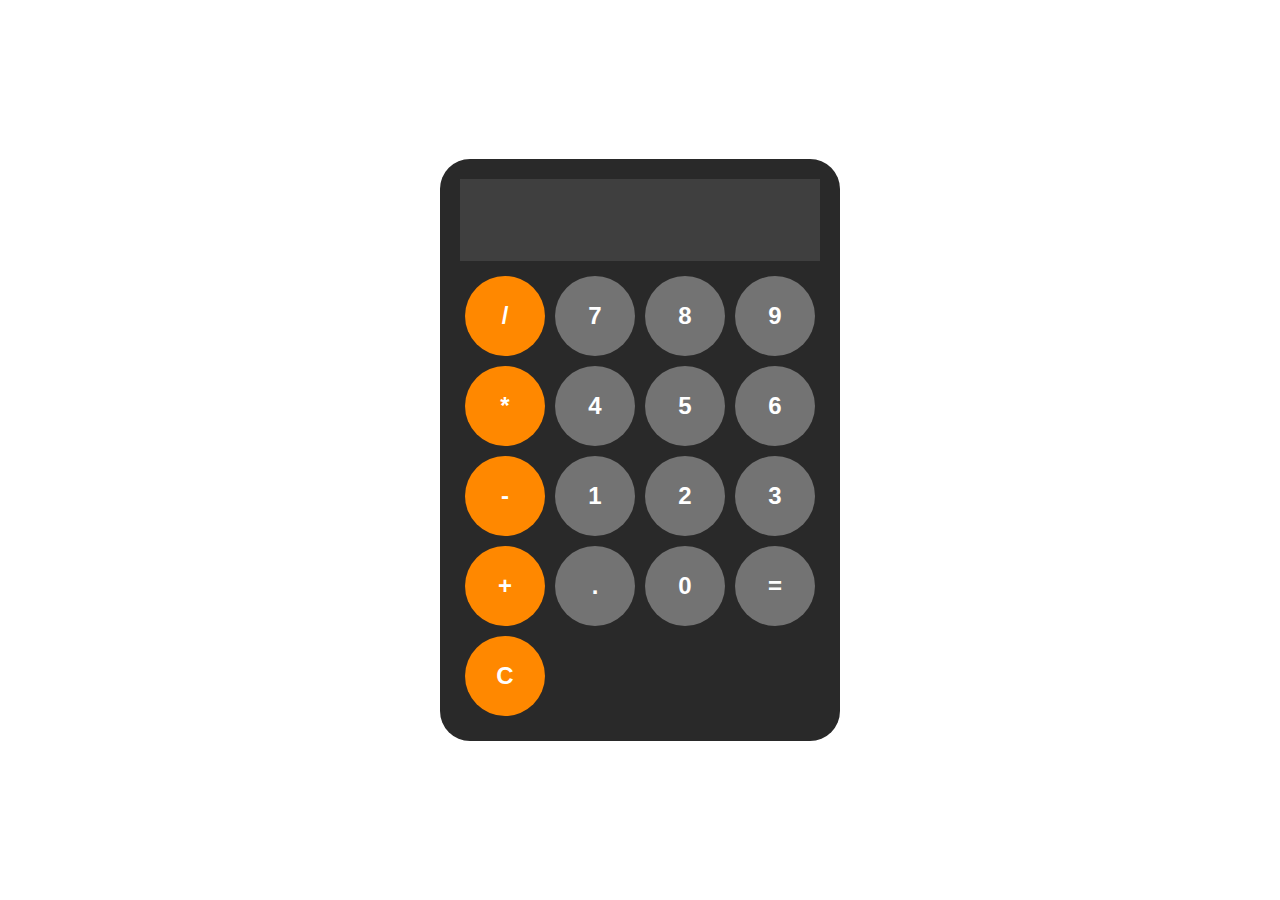
<file: Calculator/index.html>
<!DOCTYPE html>
<html lang="en">
  <head>
    <meta charset="UTF-8" />
    <meta name="viewport" content="width=device-width, initial-scale=1.0" />
    <link rel="stylesheet" href="style.css" />
    <title>Calculator</title>
  </head>
  <body>
    <div class="Container">
      <input class="DisplayOutput" type="text" readonly />
      <button onclick="Append('/')" class="operation orange">/</button>
      <button onclick="Append('7')" class="number">7</button>
      <button onclick="Append('8')" class="number">8</button>
      <button onclick="Append('9')" class="number">9</button>
      <button onclick="Append('*')" class="operation orange">*</button>

      <button onclick="Append('4')" class="number">4</button>
      <button onclick="Append('5')" class="number">5</button>
      <button onclick="Append('6')" class="number">6</button>
      <button onclick="Append('-')" class="operation orange">-</button>

      <button onclick="Append('1')" class="number">1</button>
      <button onclick="Append('2')" class="number">2</button>
      <button onclick="Append('3')" class="number">3</button>
      <button onclick="Append('+')" class="operation orange">+</button>
      <button onclick="Append('.')" class="decimal">.</button>
      <button onclick="Append('0')" class="number zero">0</button>
      <button onclick="calc()" class="equal">=</button>
      <button onclick="Clear()" class="clear orange">C</button>
    </div>
    <script src="./main.js"></script>
  </body>
</html>
</file>
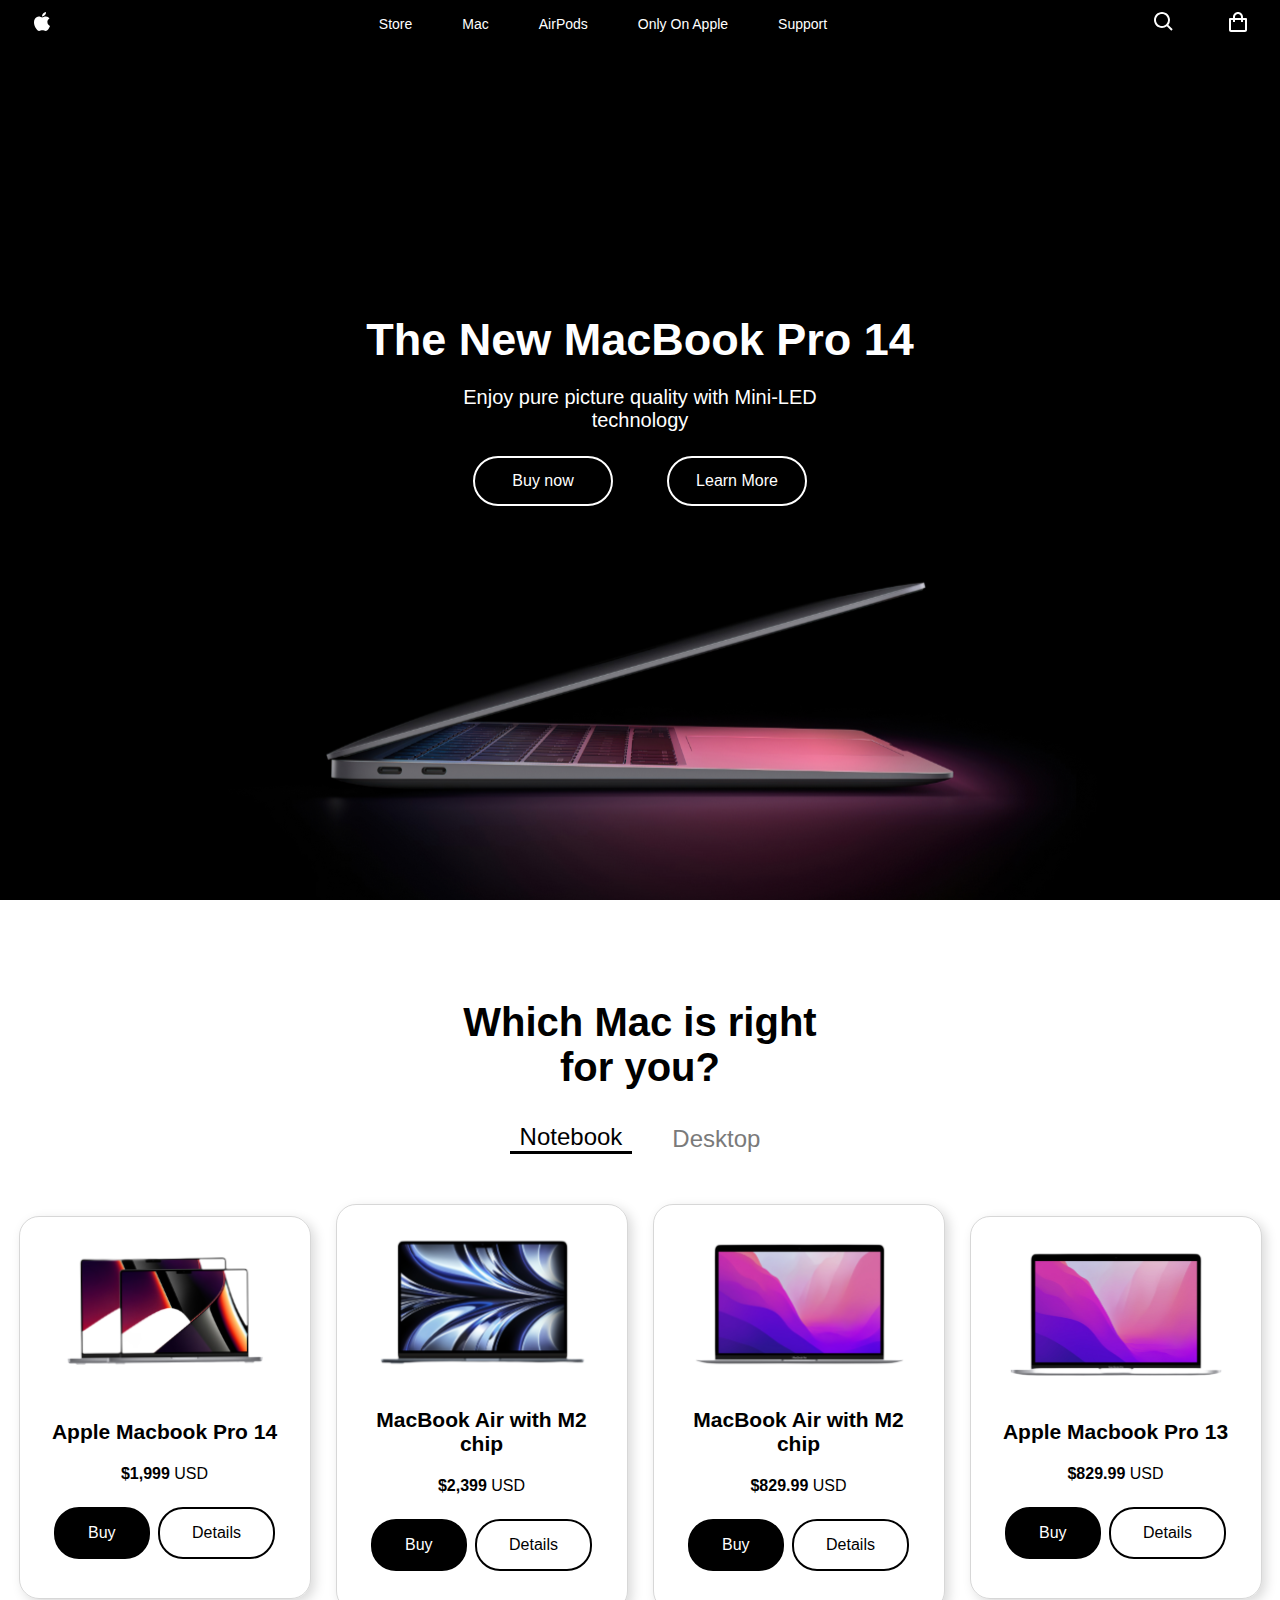
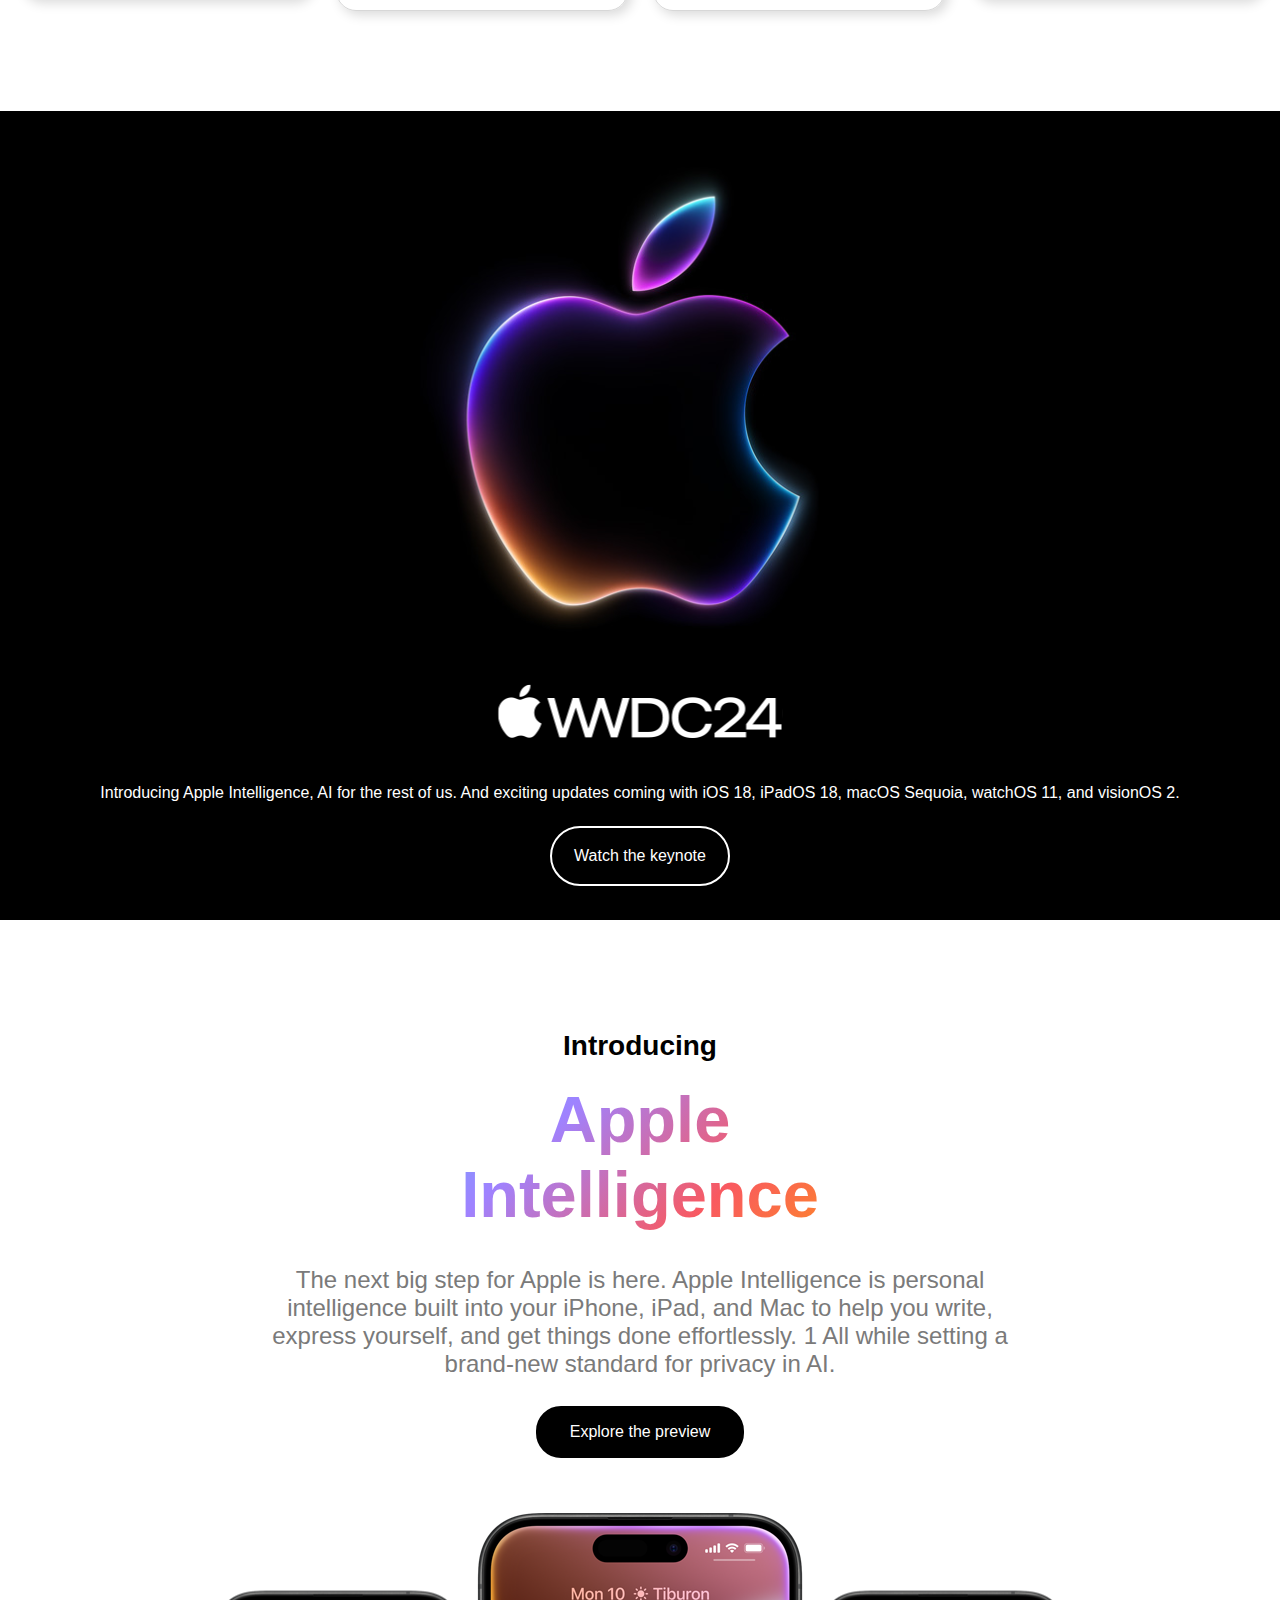
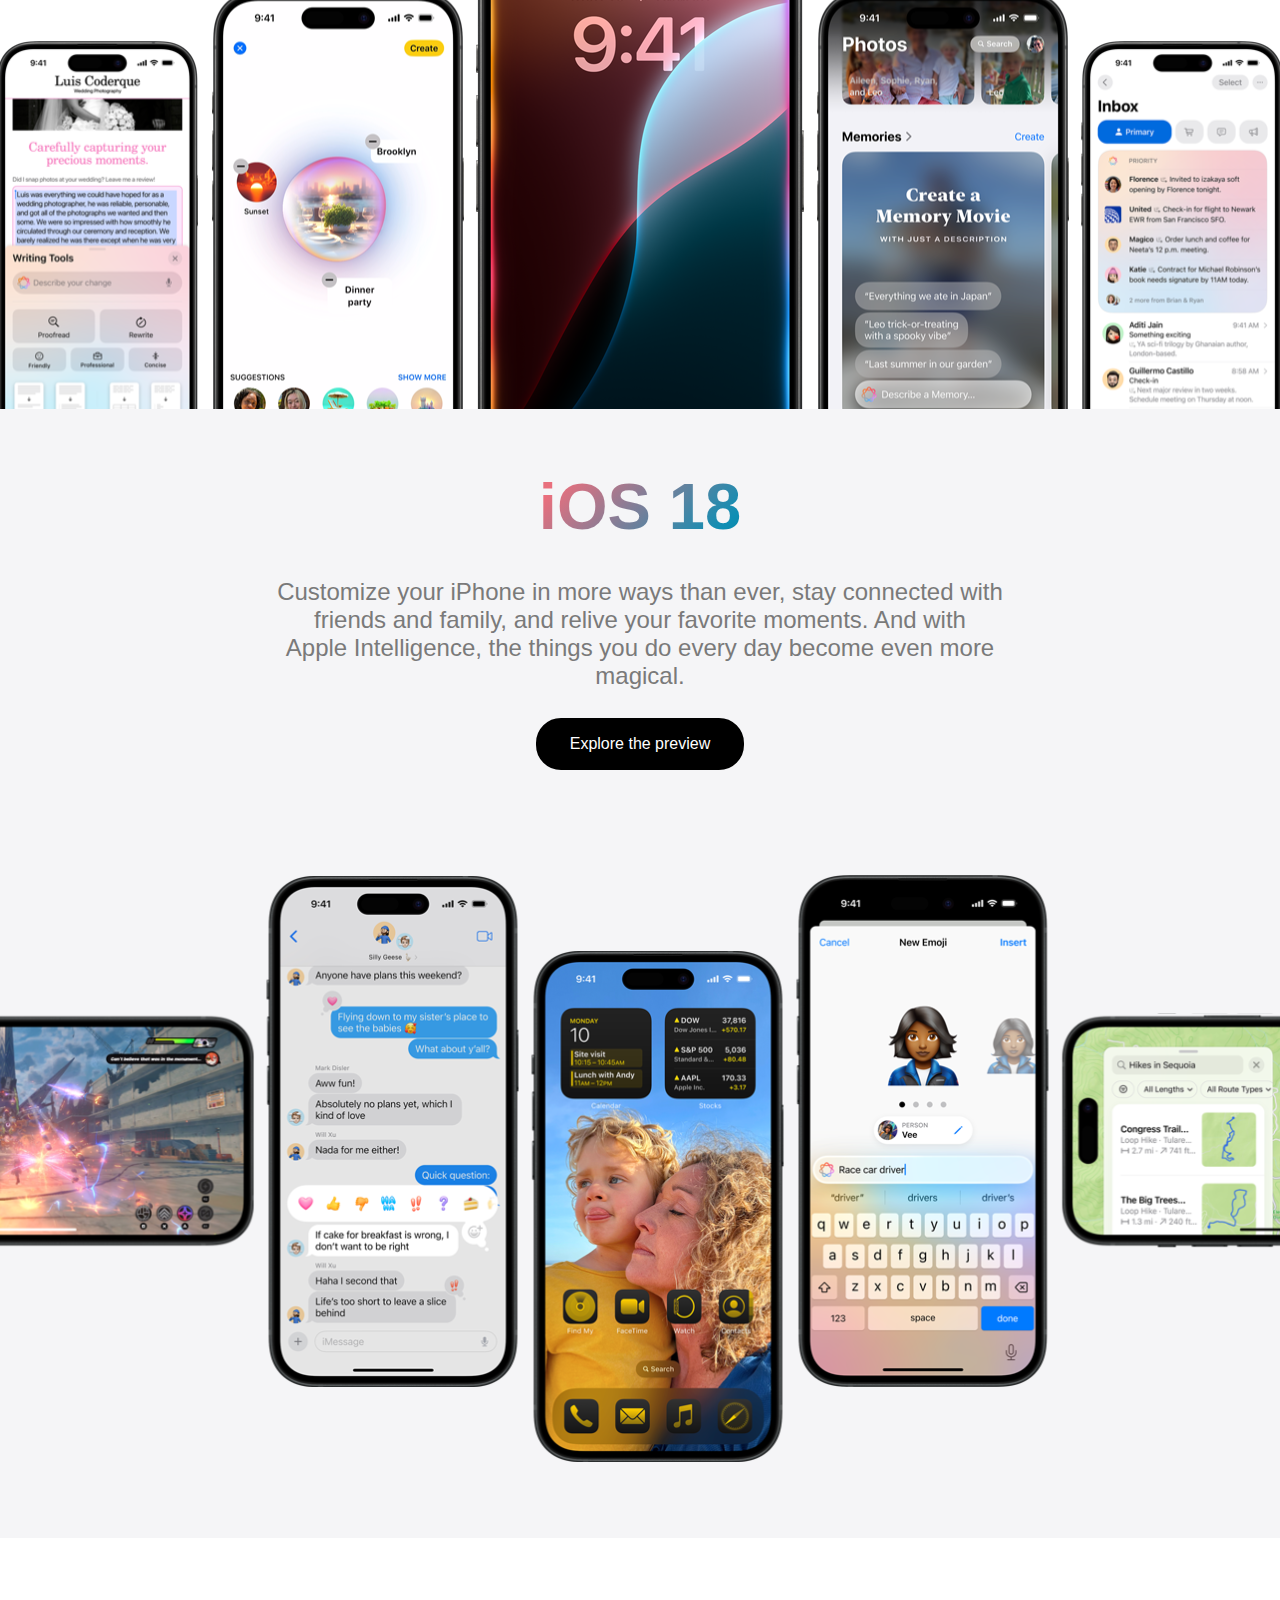
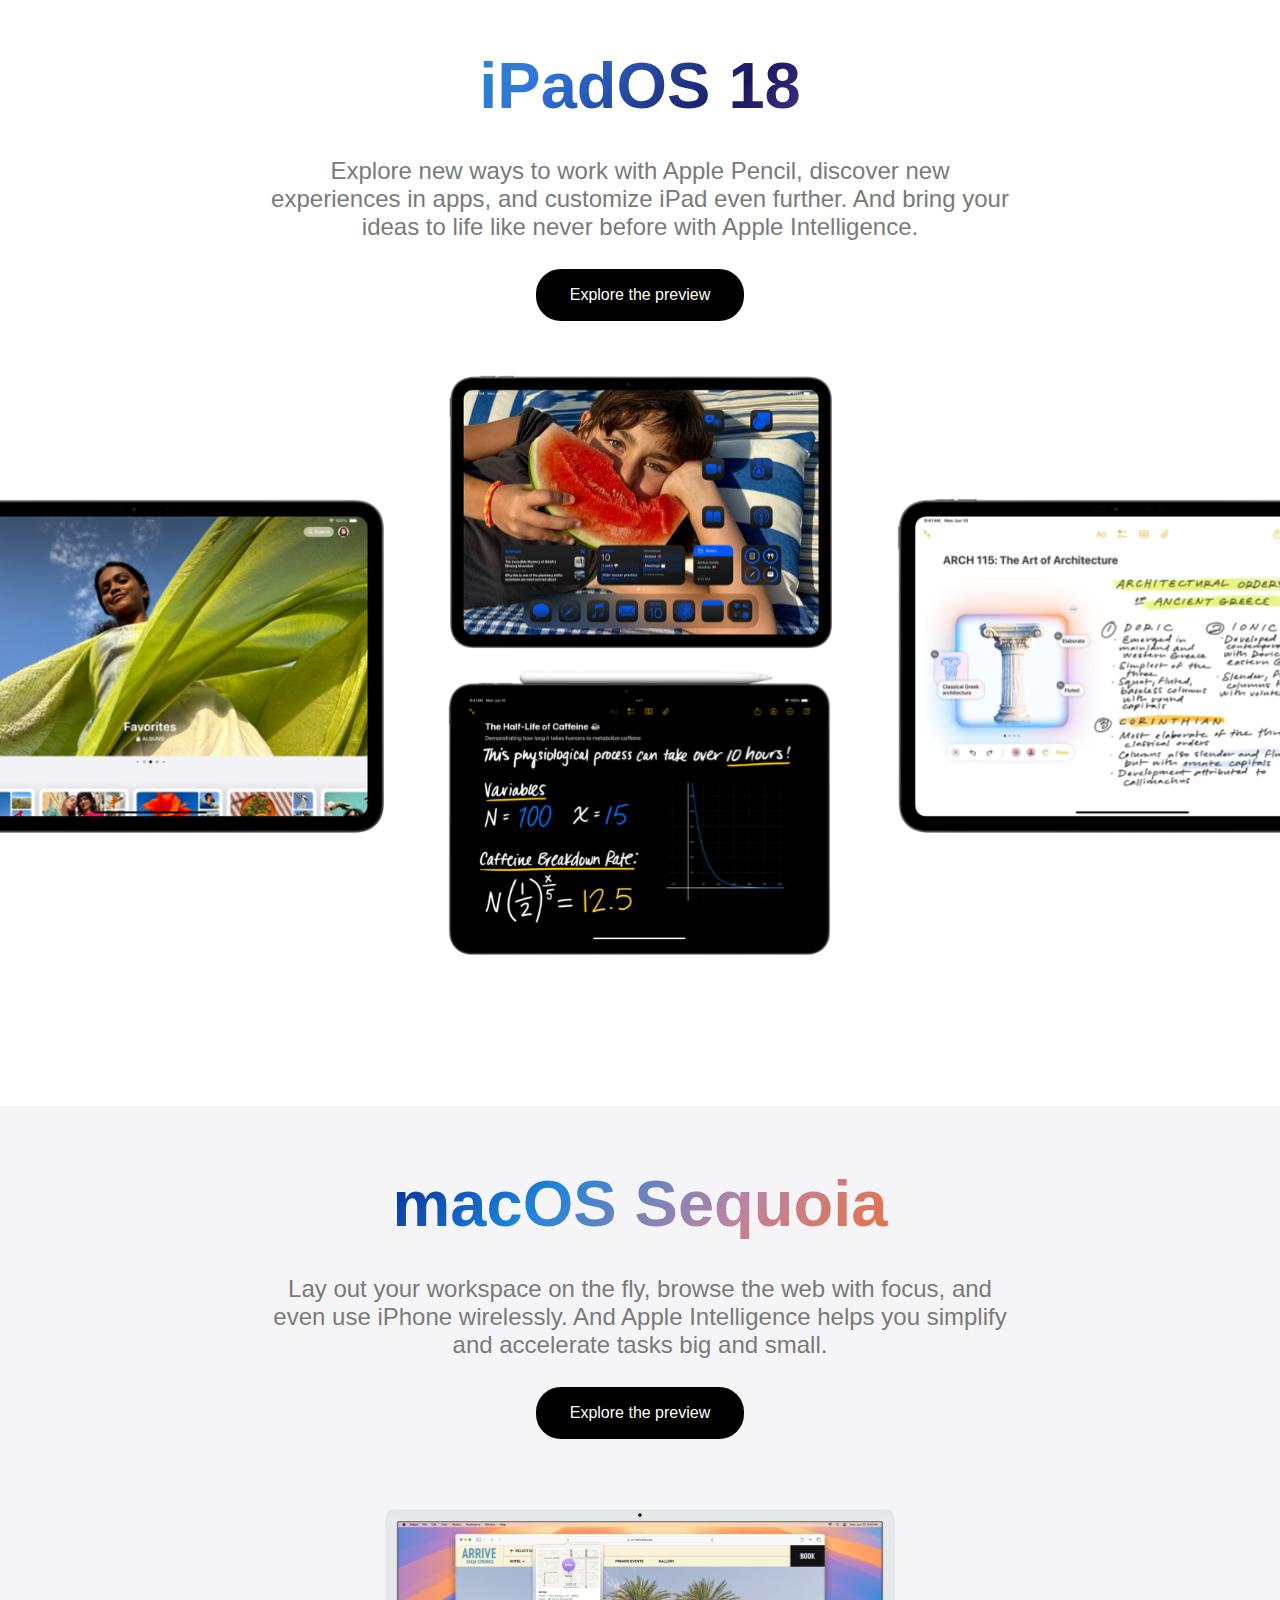
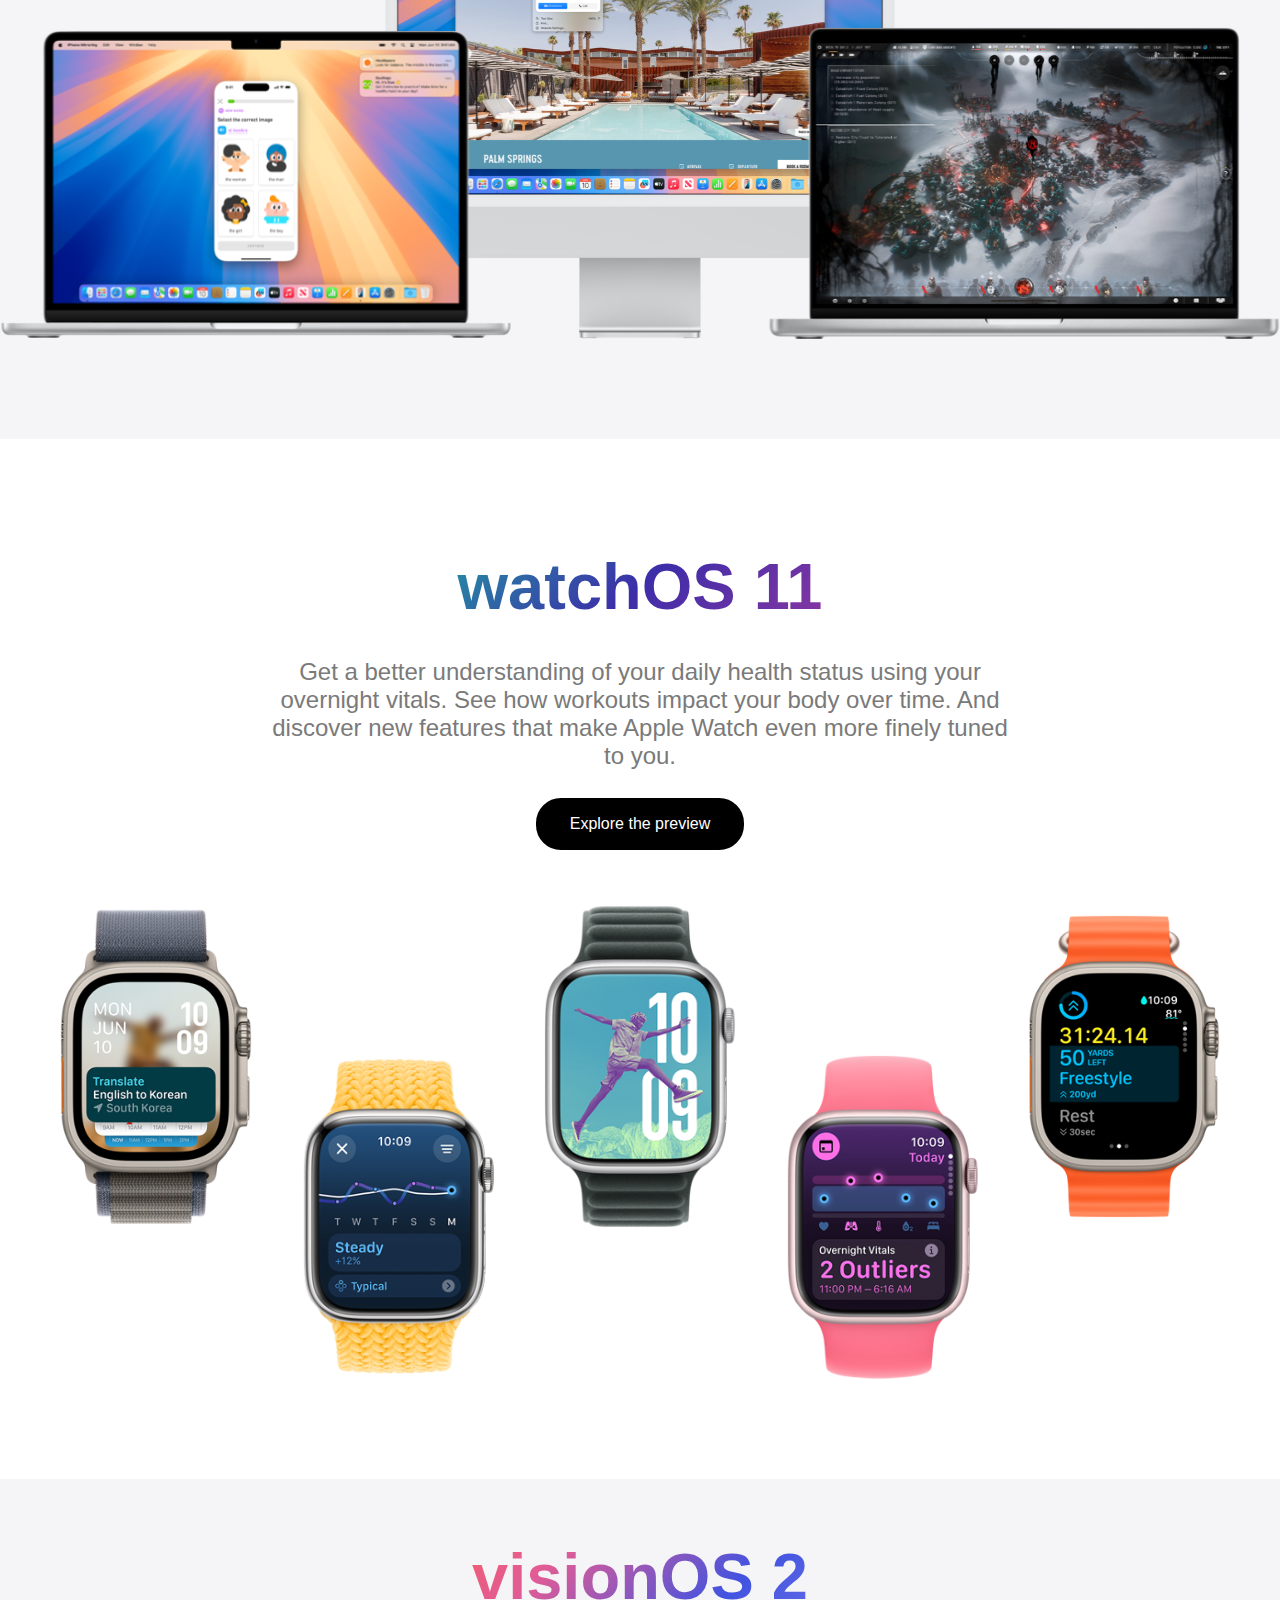
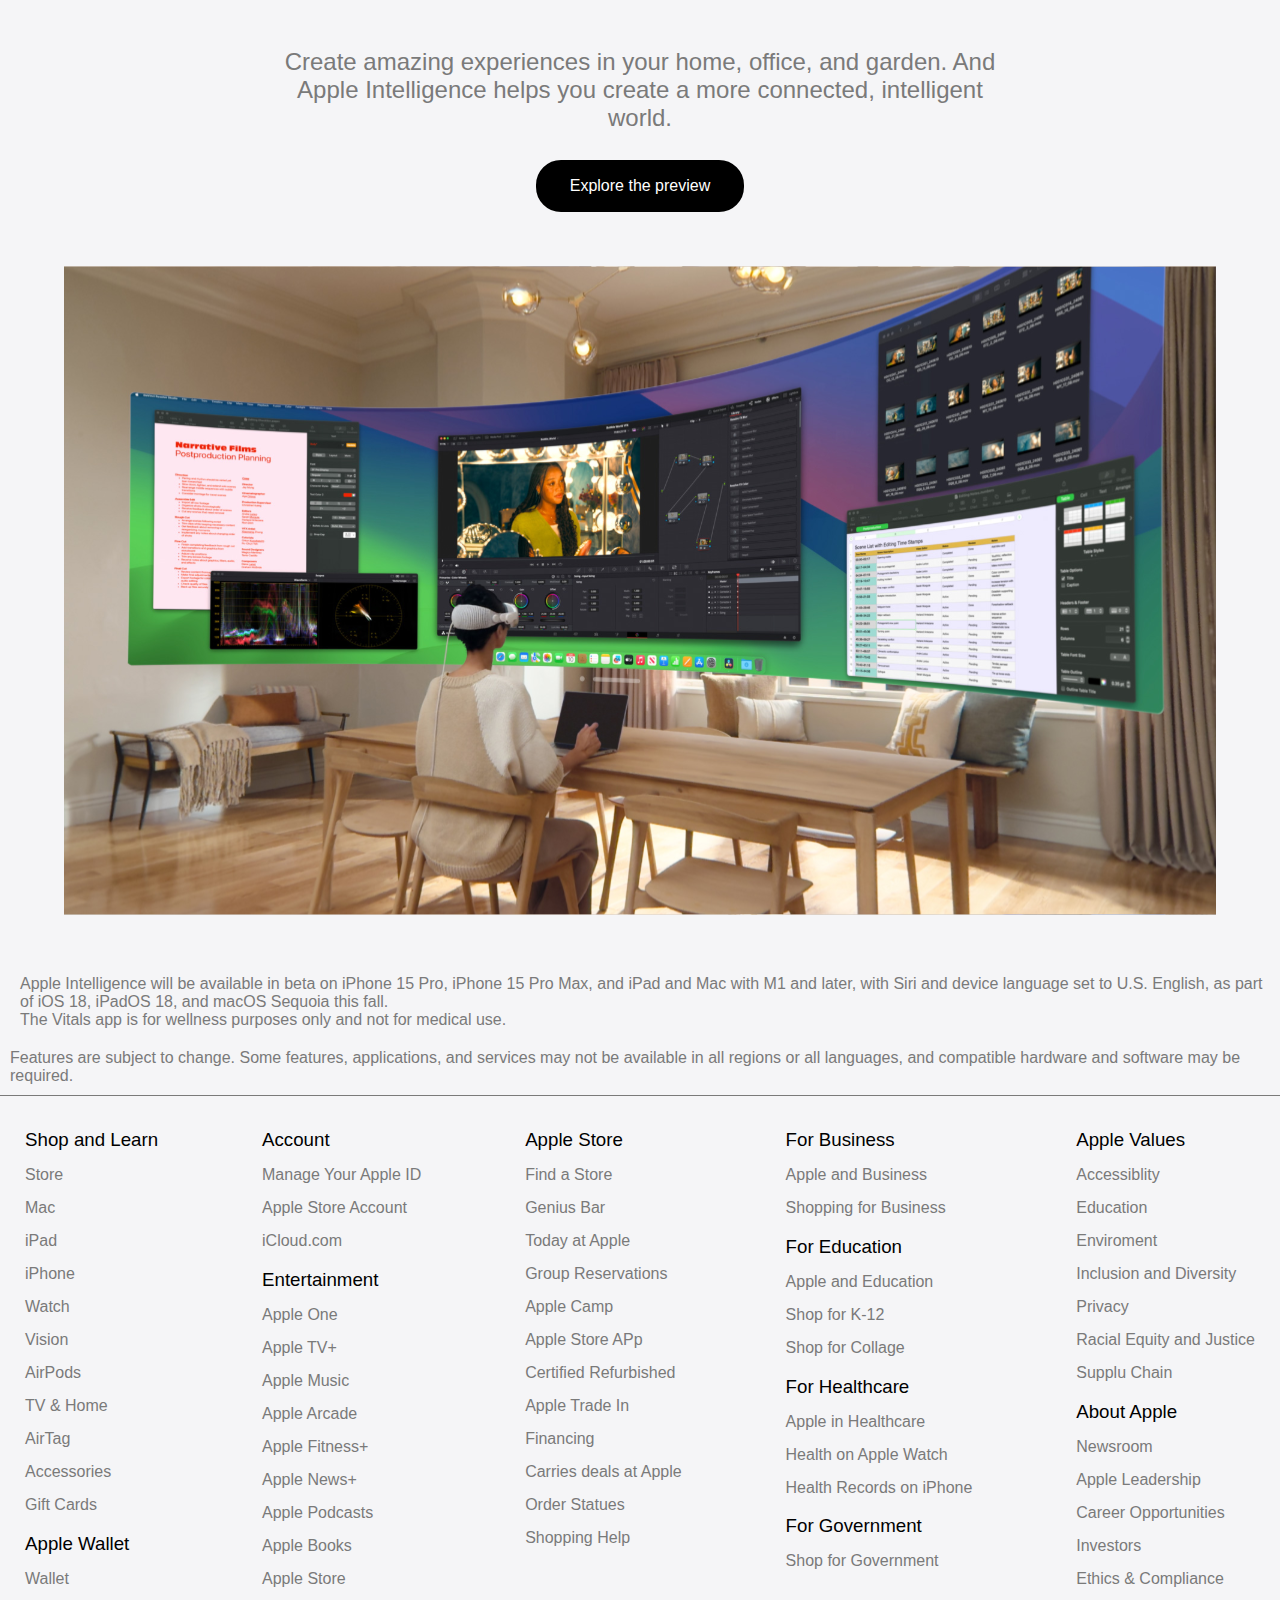
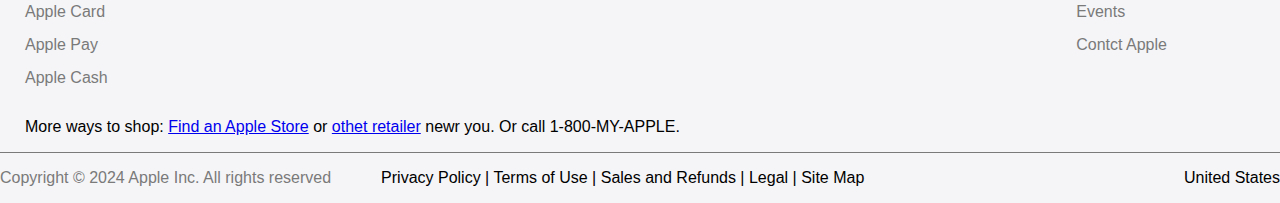
<file: Landing_Page_Project/index.html>
<!DOCTYPE html>
<html lang="en">
  <head>
    <meta charset="UTF-8" />
    <meta name="viewport" content="width=device-width, initial-scale=1.0" />
    <link rel="stylesheet" href="./Style/General.css" />
    <link rel="stylesheet" href="./Style/Header.css" />
    <link rel="stylesheet" href="./Style/main.css" />
    <link rel="stylesheet" href="./Style/Footer.css" />
    <title>Apple</title>
  </head>
  <body>
    <header>
      <nav>
        <div class="logo">
          <svg
            xmlns="http://www.w3.org/2000/svg"
            width="24"
            height="24"
            viewBox="0 0 24 24"
          >
            <path
              d="M19.665 16.811a10.316 10.316 0 0 1-1.021 1.837c-.537.767-.978 1.297-1.316 1.592-.525.482-1.089.73-1.692.744-.432 0-.954-.123-1.562-.373-.61-.249-1.17-.371-1.683-.371-.537 0-1.113.122-1.73.371-.616.25-1.114.381-1.495.393-.577.025-1.154-.229-1.729-.764-.367-.32-.826-.87-1.377-1.648-.59-.829-1.075-1.794-1.455-2.891-.407-1.187-.611-2.335-.611-3.447 0-1.273.275-2.372.826-3.292a4.857 4.857 0 0 1 1.73-1.751 4.65 4.65 0 0 1 2.34-.662c.46 0 1.063.142 1.81.422s1.227.422 1.436.422c.158 0 .689-.167 1.593-.498.853-.307 1.573-.434 2.163-.384 1.6.129 2.801.759 3.6 1.895-1.43.867-2.137 2.08-2.123 3.637.012 1.213.453 2.222 1.317 3.023a4.33 4.33 0 0 0 1.315.863c-.106.307-.218.6-.336.882zM15.998 2.38c0 .95-.348 1.838-1.039 2.659-.836.976-1.846 1.541-2.941 1.452a2.955 2.955 0 0 1-.021-.36c0-.913.396-1.889 1.103-2.688.352-.404.8-.741 1.343-1.009.542-.264 1.054-.41 1.536-.435.013.128.019.255.019.381z"
            ></path>
          </svg>
        </div>
        <ul class="Nav__menu">
          <li>Store</li>
          <li>Mac</li>
          <li>AirPods</li>
          <li>Only On Apple</li>
          <li>Support</li>
        </ul>

        <ul class="right__nav">
          <li>
            <svg
              xmlns="http://www.w3.org/2000/svg"
              width="24"
              height="24"
              viewBox="0 0 24 24"
            >
              <path
                d="M10 18a7.952 7.952 0 0 0 4.897-1.688l4.396 4.396 1.414-1.414-4.396-4.396A7.952 7.952 0 0 0 18 10c0-4.411-3.589-8-8-8s-8 3.589-8 8 3.589 8 8 8zm0-14c3.309 0 6 2.691 6 6s-2.691 6-6 6-6-2.691-6-6 2.691-6 6-6z"
              ></path>
            </svg>
          </li>
          <li>
            <svg
              xmlns="http://www.w3.org/2000/svg"
              width="24"
              height="24"
              viewBox="0 0 24 24"
            >
              <path
                d="M5 22h14c1.103 0 2-.897 2-2V9a1 1 0 0 0-1-1h-3V7c0-2.757-2.243-5-5-5S7 4.243 7 7v1H4a1 1 0 0 0-1 1v11c0 1.103.897 2 2 2zM9 7c0-1.654 1.346-3 3-3s3 1.346 3 3v1H9V7zm-4 3h2v2h2v-2h6v2h2v-2h2l.002 10H5V10z"
              ></path>
            </svg>
          </li>
          <li>
            <svg
              xmlns="http://www.w3.org/2000/svg"
              width="24"
              height="24"
              viewBox="0 0 24 24"
            >
              <path d="M4 6h16v2H4zm0 5h16v2H4zm0 5h16v2H4z"></path>
            </svg>
          </li>
        </ul>
      </nav>
      <div class="Header__Title">
        <h1>The New MacBook Pro 14</h1>
        <p>
          Enjoy pure picture quality with Mini-LED <br />
          technology
        </p>
        <div class="btns__header">
          <button class="buttonOne">Buy now</button>
          <button class="buttonOne">Learn More</button>
        </div>
      </div>
      <img class="desktop__img" src="./Images/Laptops/Header_img.svg" alt="" />
      <img
        class="mobile__img"
        src="./Images/Laptops/New-2023-M3-MacBook-Pro.jpg"
        alt=""
      />
    </header>
    <main>
      <section class="section">
        <div class="Headeing__sectionOne">
          <h2>Which Mac is right<br />for you?</h2>
          <div class="types__section">
            <span>Notebook</span>
            <span>Desktop</span>
          </div>
        </div>
        <div class="slider__cards">
          <div class="cards">
            <div class="card">
              <img
                class="laptop__product"
                src="./Images/Laptops/Apple_macbook_pro_14.svg"
                alt=""
              />
              <h3>Apple Macbook Pro 14</h3>
              <div>
                <span class="price"><span class="bold">$1,999</span> USD</span>
              </div>
              <div class="card__btns">
                <button class="buttonThree">Buy</button>
                <button class="buttonTwo">Details</button>
              </div>
            </div>
            <div class="card">
              <img
                class="laptop__product"
                src="./Images/Laptops/mac_air_m2_chip.svg"
                alt=""
              />
              <h3>MacBook Air with M2 chip</h3>
              <div>
                <span class="price"><span class="bold">$2,399</span> USD</span>
              </div>
              <div class="card__btns">
                <button class="buttonThree">Buy</button>
                <button class="buttonTwo">Details</button>
              </div>
            </div>
            <div class="card">
              <img
                class="laptop__product"
                src="./Images/Laptops/mac_air_m1_chip.svg"
                alt=""
              />
              <h3>MacBook Air with M2 chip</h3>
              <div>
                <span class="price"><span class="bold">$829.99</span> USD</span>
              </div>
              <div class="card__btns">
                <button class="buttonThree">Buy</button>
                <button class="buttonTwo">Details</button>
              </div>
            </div>
            <div class="card">
              <img
                class="laptop__product"
                src="./Images/Laptops/macbook_pro_13.svg"
                alt=""
              />
              <h3>Apple Macbook Pro 13</h3>
              <div>
                <span class="price"><span class="bold">$829.99</span> USD</span>
              </div>
              <div class="card__btns">
                <button class="buttonThree">Buy</button>
                <button class="buttonTwo">Details</button>
              </div>
            </div>
          </div>
        </div>
      </section>
      <section class="section section2">
        <img class="Larg__logo" src="./Images/Logo/Ai_Apple_logo.svg" alt="" />
        <img class="VWDC24" src="./Images/VWDC24.svg" alt="" />
        <p>
          Introducing Apple Intelligence, AI for the rest of us. And exciting
          updates coming with iOS 18, iPadOS 18, macOS Sequoia, watchOS 11, and
          visionOS 2.
        </p>
        <button class="buttonOne largeButton">Watch the keynote</button>
      </section>
      <section class="section section3">
        <div class="heading_title heading__section3">
          <h3>Introducing</h3>
          <h2>Apple Intelligence</h2>
          <p>
            The next big step for Apple is here. Apple Intelligence is personal
            intelligence built into your iPhone, iPad, and Mac to help you
            write, express yourself, and get things done effortlessly. 1 All
            while setting a brand-new standard for privacy in AI.
          </p>
          <button class="buttonThree">Explore the preview</button>
        </div>
        <div class="section3__images">
          <img class="max3" src="./Images/iPhone/iphone8.svg" alt="" />
          <img class="max2" src="./Images/iPhone/iphone7.svg" alt="" />
          <img class="max1" src="./Images/iPhone/iphone6.svg" alt="" />
          <img class="max2" src="./Images/iPhone/iphone9.svg" alt="" />
          <img class="max3" src="./Images/iPhone/iphone10.svg" alt="" />
        </div>
      </section>
      <section class="section section4">
        <div class="heading_title heading__section4">
          <h2>iOS 18</h2>
          <p>
            Customize your iPhone in more ways than ever, stay connected with
            friends and family, and relive your favorite moments. And with
            Apple Intelligence, the things you do every day become even more
            magical.
          </p>
          <button class="buttonThree">Explore the preview</button>
        </div>
        <div class="section4__images">
          <img src="./Images/iPhone/iphone5.svg" alt="" />
          <img
            class="hide__onMobile"
            src="./Images/iPhone/iphone4.svg"
            alt=""
          />
          <img class="mid__sect4Img" src="./Images/iPhone/iphone1.svg" alt="" />
          <img
            class="hide__onMobile"
            src="./Images/iPhone/iphone3.svg"
            alt=""
          />
          <img src="./Images/iPhone/iphone2.svg" alt="" />
        </div>
      </section>
      <section class="section section5">
        <div class="heading_title heading__section5">
          <h2>iPadOS 18</h2>
          <p>
            Explore new ways to work with Apple Pencil, discover new experiences
            in apps, and customize iPad even further. And bring your ideas to
            life like never before with Apple Intelligence.
          </p>
          <button class="buttonThree">Explore the preview</button>
        </div>
        <div class="section5__images">
          <img src="./Images/iPad/iPad1.svg" alt="" />
          <img src="./Images/iPad/iPad2.svg" alt="" />
          <img src="./Images/iPad/iPad4.svg" alt="" />
        </div>
      </section>
      <section class="section section6">
        <div class="heading_title heading__section6">
          <h2>macOS Sequoia</h2>
          <p>
            Lay out your workspace on the fly, browse the web with focus, and
            even use iPhone wirelessly. And Apple Intelligence helps you
            simplify and accelerate tasks big and small.
          </p>
          <button class="buttonThree">Explore the preview</button>
        </div>
        <div class="section6__images">
          <img class="z__forward" src="./Images/Laptops2/laptop2.svg" alt="" />
          <img src="./Images/Laptops2/Desktop_mac.svg" alt="" />
          <img class="z__forward" src="./Images/Laptops2/latop1.svg" alt="" />
        </div>
      </section>
      <section class="section section7">
        <div class="heading_title heading__section7">
          <h2>watchOS 11</h2>
          <p>
            Get a better understanding of your daily health status using your
            overnight vitals. See how workouts impact your body over time. And
            discover new features that make Apple Watch even more finely tuned
            to you.
          </p>
          <button class="buttonThree">Explore the preview</button>
        </div>
        <div class="section7__images">
          <img src="./Images/Watches/watch5.svg" alt="" />
          <img class="y_axes" src="./Images/Watches/watch2.svg" alt="" />
          <img src="./Images/Watches/watch4.svg" alt="" />
          <img class="y_axes" src="./Images/Watches/watch1.svg" alt="" />
          <img src="./Images/Watches/watch3.svg" alt="" />
        </div>
      </section>
      <section class="section section8">
        <div class="heading_title heading__section8">
          <h2>visionOS 2</h2>
          <p>
            Create amazing experiences in your home, office, and garden. And
            Apple Intelligence helps you create a more connected, intelligent
            world.
          </p>
          <button class="buttonThree">Explore the preview</button>
        </div>
        <div class="section8__images">
          <img src="./Images/Vision/vision.svg" alt="" />
        </div>
      </section>
    </main>
    <footer>
      <div class="Container">
        <div class="Upper__footer">
          <div>
            <p>
              Apple Intelligence will be available in beta on iPhone 15 Pro,
              iPhone 15 Pro Max, and iPad and Mac with M1 and later, with Siri
              and device language set to U.S. English, as part of iOS 18,
              iPadOS 18, and macOS Sequoia this fall.
            </p>
            <p>
              The Vitals app is for wellness purposes only and not for medical
              use.
            </p>
          </div>
          <div>
            <p>
              Features are subject to change. Some features, applications, and
              services may not be available in all regions or all languages, and
              compatible hardware and software may be required.
            </p>
          </div>
        </div>
        <div class="footer__body__container">
          <div class="footer__body">
            <div class="line">
              <div class="line__section">
                <h3>Shop and Learn</h3>
                <span>Store</span>
                <span>Mac</span>
                <span>iPad</span>
                <span>iPhone</span>
                <span>Watch</span>
                <span>Vision</span>
                <span>AirPods</span>
                <span>TV & Home</span>
                <span>AirTag</span>
                <span>Accessories</span>
                <span>Gift Cards</span>
                <div class="small__mobile__extend">
                  <img src="./Images/Icons/chevron_down.svg" alt="" />
                </div>
              </div>
              <div class="line__section">
                <h3>Apple Wallet</h3>
                <span>Wallet</span>
                <span>Apple Card</span>
                <span>Apple Pay</span>
                <span>Apple Cash</span>
                <div class="small__mobile__extend">
                  <img src="./Images/Icons/chevron_down.svg" alt="" />
                </div>
              </div>
            </div>
            <div class="line">
              <div class="line__section">
                <h3>Account</h3>
                <span>Manage Your Apple ID</span>
                <span>Apple Store Account</span>
                <span>iCloud.com</span>
                <div class="small__mobile__extend">
                  <img src="./Images/Icons/chevron_down.svg" alt="" />
                </div>
              </div>
              <div class="line__section">
                <h3>Entertainment</h3>
                <span>Apple One</span>
                <span>Apple TV+</span>
                <span>Apple Music</span>
                <span>Apple Arcade</span>
                <span>Apple Fitness+</span>
                <span>Apple News+</span>
                <span>Apple Podcasts</span>
                <span>Apple Books</span>
                <span>Apple Store</span>
                <div class="small__mobile__extend">
                  <img src="./Images/Icons/chevron_down.svg" alt="" />
                </div>
              </div>
            </div>
            <div class="line">
              <div class="line__section">
                <h3>Apple Store</h3>
                <span>Find a Store</span>
                <span>Genius Bar</span>
                <span>Today at Apple</span>
                <span>Group Reservations</span>
                <span>Apple Camp</span>
                <span>Apple Store APp</span>
                <span>Certified Refurbished</span>
                <span>Apple Trade In</span>
                <span>Financing</span>
                <span>Carries deals at Apple</span>
                <span>Order Statues</span>
                <span>Shopping Help</span>
                <div class="small__mobile__extend">
                  <img src="./Images/Icons/chevron_down.svg" alt="" />
                </div>
              </div>
            </div>
            <div class="line">
              <div class="line__section">
                <h3>For Business</h3>
                <span>Apple and Business</span>
                <span>Shopping for Business</span>
                <div class="small__mobile__extend">
                  <img src="./Images/Icons/chevron_down.svg" alt="" />
                </div>
              </div>
              <div class="line__section">
                <h3>For Education</h3>
                <span>Apple and Education</span>
                <span>Shop for K-12</span>
                <span>Shop for Collage</span>
                <div class="small__mobile__extend">
                  <img src="./Images/Icons/chevron_down.svg" alt="" />
                </div>
              </div>
              <div class="line__section">
                <h3>For Healthcare</h3>
                <span>Apple in Healthcare</span>
                <span>Health on Apple Watch</span>
                <span>Health Records on iPhone</span>
                <div class="small__mobile__extend">
                  <img src="./Images/Icons/chevron_down.svg" alt="" />
                </div>
              </div>
              <div class="line__section">
                <h3>For Government</h3>
                <span>Shop for Government</span>
                <div class="small__mobile__extend">
                  <img src="./Images/Icons/chevron_down.svg" alt="" />
                </div>
              </div>
            </div>
            <div class="line">
              <div class="line__section">
                <h3>Apple Values</h3>
                <span>Accessiblity</span>
                <span>Education</span>
                <span>Enviroment</span>
                <span>Inclusion and Diversity</span>
                <span>Privacy</span>
                <span>Racial Equity and Justice</span>
                <span>Supplu Chain</span>
                <div class="small__mobile__extend">
                  <img src="./Images/Icons/chevron_down.svg" alt="" />
                </div>
              </div>
              <div class="line__section">
                <h3>About Apple</h3>
                <span>Newsroom</span>
                <span>Apple Leadership</span>
                <span>Career Opportunities</span>
                <span>Investors</span>
                <span>Ethics & Compliance</span>
                <span>Events</span>
                <span>Contct Apple</span>
                <div class="small__mobile__extend">
                  <img src="./Images/Icons/chevron_down.svg" alt="" />
                </div>
              </div>
            </div>
          </div>
          <p>
            More ways to shop: <a href="#">Find an Apple Store</a> or
            <a href="#">othet retailer</a> newr you. Or call 1-800-MY-APPLE.
          </p>
        </div>
        <div class="bottom__footer">
          <div class="bottom__left">
            <p>Copyright &copy; 2024 Apple Inc. All rights reserved</p>
            <span class="black">
              <span>Privacy Policy</span> | <span>Terms of Use</span> |
              <span>Sales and Refunds</span> | <span>Legal</span> |
              <span>Site Map</span>
            </span>
          </div>
          <div class="bottom__right">
            <span class="black">United States</span>
          </div>
        </div>
      </div>
    </footer>
  </body>
</html>
</file>
<file: Calculator/style.css>
.Container {
  display: grid;
  width: 85%;
  max-width: 400px;
  position: absolute;
  left: 50%;
  top: 50%;
  grid-template-columns: repeat(4, 1fr);
  transform: translateX(-50%) translateY(-50%);
  background-color: rgb(41, 41, 41);
  padding: 20px;
  box-sizing: border-box;
  border-radius: 30px;
}

.DisplayOutput {
  grid-column: 4 span;
  height: 80px;
  cursor: auto;
  background-color: rgb(63, 63, 63);
  color: white;
  font-size: 45px;
  padding-left: 20px;
  overflow-x: hidden;
  border: none;
  margin-bottom: 10px;
}

.DisplayOutput:focus {
  outline: none;
}

.Container button {
  aspect-ratio: 1/1;
  border-radius: 50%;
  border: none;
  margin: 5px;
  font-weight: bold;
  background-color: hsl(0, 0%, 45%);
  color: white;
  cursor: pointer;
  font-size: 24px;
}

.Container button:hover {
  background-color: hsl(0, 0%, 60%);
  transition-duration: 0.2s;
}

.orange {
  background-color: hsl(32, 100%, 50%) !important;
}

.orange:hover {
  background-color: hsl(32, 100%, 60%) !important;
  transition-duration: 0.2s;
}
</file>
<file: Landing_Page_Project/Style/General.css>
@import url("https://fonts.cdnfonts.com/css/sf-pro-display");

:root {
  --White-color: #ffffff;
  --Black-color: #000000;
  --Gray-color: #7a7a7a;
  --transparent-gray: #7a7a7a4d;
  --gray-color-background: #f5f5f7;
}

body {
  font-family: "SF Pro Display", sans-serif;
  margin: 0;
  padding: 0;
  scroll-behavior: smooth;
}

/*Buttons*/

.buttonOne {
  background-color: transparent;
  color: var(--White-color);
  border: 2px solid var(--White-color);
  height: 50px;
  width: 140px;
  text-align: center;
  text-decoration: none;
  display: inline-block;
  font-size: 16px;
  margin: 4px 2px;
  cursor: pointer;
  border-radius: 25px;
}

.largeButton {
  width: 180px;
  height: 60px;
  border-radius: 35px;
}

.buttonOne:hover {
  background-color: var(--White-color);
  color: var(--Black-color);
  transition-duration: 0.3s;
  transition-timing-function: ease-out;
}

.buttonTwo {
  background-color: transparent;
  color: var(--Black-color);
  border: 2px solid var(--Black-color);
  padding: 15px 32px;
  text-align: center;
  text-decoration: none;
  display: inline-block;
  font-size: 16px;
  margin: 4px 2px;
  cursor: pointer;
  border-radius: 25px;
}

.buttonTwo:hover {
  background-color: var(--Black-color);
  color: var(--White-color);
  transition-duration: 0.3s;
  transition-timing-function: ease-out;
}

.buttonThree {
  background-color: var(--Black-color);
  color: var(--White-color);
  border: 2px solid var(--Black-color);
  padding: 15px 32px;
  text-align: center;
  text-decoration: none;
  display: inline-block;
  font-size: 16px;
  margin: 4px 2px;
  cursor: pointer;
  border-radius: 25px;
}

.buttonThree:hover {
  background-color: var(--White-color);
  color: var(--Black-color);
  transition-duration: 0.3s;
  transition-timing-function: ease-out;
}

/*End of Buttons*/

/*Spcls*/
.bold {
  font-weight: bold;
}

.black {
  color: var(--Black-color);
}
/*end of Spcls*/

/*Headings*/

.Headeing__sectionOne {
  text-align: center;
}

.Headeing__sectionOne h2 {
  font-size: 40px;
}

.types__section {
  display: flex;
  align-items: center;
  justify-content: center;
  gap: 30px;
}

.types__section span {
  font-size: 24px;
  padding: 0 10px;
  cursor: pointer;
}

.types__section span:first-child {
  border-bottom: 3px solid var(--Black-color);
}

.types__section span:last-child {
  color: var(--Gray-color);
}
/*end of Headings*/
</file>
<file: Landing_Page_Project/Style/Header.css>
:root {
  --White-color: #ffffff;
  --Black-color: #000000;
  --Gray-color: #7a7a7a;
  --transparent-gray: #7a7a7a4d;
  --gray-color-background: #f5f5f7;
}

header {
  background-color: var(--Black-color);
  color: var(--White-color);
  display: flex;
  flex-direction: column;
  align-items: center;
  justify-content: space-between;
  height: 100dvh;
  overflow-y: hidden;
}

header img {
  width: 80%;
}

.mobile__img {
  display: none;
}

nav {
  display: flex;
  align-items: center;
  justify-content: space-between;
  padding: 10px 30px;
  font-size: 14px;
  fill: var(--White-color);
  width: 100%;
  box-sizing: border-box;
}

nav ul {
  list-style-type: none;
  margin: 0;
  padding: 0;
  display: flex;
  align-items: center;
  justify-content: center;
  gap: 50px;
}

nav ul li,
.logo {
  cursor: pointer;
}

.Nav__menu {
  justify-self: center;
}

.right__nav li:last-child {
  display: none;
}

.Header__Title {
  display: flex;
  flex-direction: column;
  align-items: center;
  justify-content: center;
  text-align: center;
  transform: translateY(200px);
}

.Header__Title h1 {
  font-size: 45px;
  margin: 0;
}

.Header__Title p {
  font-size: 20px;
}

.btns__header {
  display: flex;
  align-items: center;
  justify-content: center;
  gap: 50px;
}

@media screen and (max-width: 1024px) {
  header img {
    width: 100%;
  }
}

@media screen and (max-width: 768px) {
  .Nav__menu {
    display: none;
  }

  .right__nav li:last-child {
    display: list-item;
  }

  .Header__Title {
    transform: translateY(0);
  }

  .Header__Title h1 {
    font-size: 30px;
  }
  .Header__Title p {
    font-size: 15px;
  }

  .btns__header {
    flex-direction: column;
    gap: 20px;
  }

  .desktop__img {
    display: none;
  }

  .mobile__img {
    display: block;
  }
}
</file>
<file: Landing_Page_Project/Style/main.css>
:root {
  --White-color: #ffffff;
  --Black-color: #000000;
  --Gray-color: #7a7a7a;
  --transparent-gray: #7a7a7a4d;
  --gray-color-background: #f5f5f7;
}

.section {
  margin: 100px 0;
}

.types__section {
  padding: 0;
}

/*Cards*/
.cards {
  display: flex;
  align-items: center;
  justify-content: center;
  gap: 25px;
  margin: 50px 0;
}

.card {
  width: 250px;
  border-radius: 20px;
  box-shadow: 0.25rem 0.25rem 0.75rem rgba(0, 0, 0, 0.15);
  display: flex;
  flex-direction: column;
  align-items: center;
  padding: 15px 20px;
  border: 1px solid var(--transparent-gray);
}

.card img {
  width: 100%;
  height: auto;
  aspect-ratio: 3/2;
}

.card h3 {
  font-size: 21px;
  text-align: center;
}

.laptop__product {
  width: 90%;
}

.card__btns {
  padding: 20px 0;
}

/*end of Cards*/

/*Sections2*/

.section2 {
  background-color: var(--Black-color);
  color: var(--White-color);
  display: flex;
  flex-direction: column;
  justify-content: center;
  align-items: center;
  text-align: center;
  padding: 30px;
}

.section2 img {
  margin: 25px 0;
}

.Larg__logo {
  width: 50%;
  max-width: 450px;
}

.section2 p {
  margin: 20px 0;
}

/*End of section2*/

/*section3*/
.section3 {
  margin-bottom: 0;
}

.heading_title {
  text-align: center;
  display: flex;
  flex-direction: column;
  align-items: center;
  justify-content: center;
  margin: 0;
}

.heading__section3 h3 {
  font-size: 28px;
  margin: 10px 0;
}

.heading__section3 h2 {
  font-size: 65px;
  margin: 10px 0;
  width: 550px;
  font-weight: bold;
  background: linear-gradient(135deg, #52c5ff, #9f82ff, #f95960, #ff9e0c);
  background-clip: text;
  -webkit-background-clip: text;
  -webkit-text-fill-color: transparent;
}

.heading_title p {
  width: 750px;
  font-size: 24px;
  color: var(--Gray-color);
}

.section3__images {
  display: flex;
  align-items: flex-end;
  justify-content: center;
  gap: 10px;
  margin-top: 50px;
  overflow: hidden;
}

.section3__images img {
  flex-shrink: 0;
  height: auto;
  width: 100%;
}

.max1 {
  flex-basis: 330px;
}

.max2 {
  flex-basis: 255px;
}

.max3 {
  flex-basis: 205px;
}
/*End of section3*/

/*section4*/

.section4 {
  background-color: var(--gray-color-background);
  padding: 50px 0;
  margin-top: 0;
}

.heading__section4 h2 {
  font-size: 65px;
  margin: 10px 0;
  width: 550px;
  font-weight: bold;
  background: linear-gradient(135deg, #cf807f, #ea6f7d, #0d8eb4, #0d4e4e);
  background-clip: text;
  -webkit-background-clip: text;
  -webkit-text-fill-color: transparent;
}

.section4__images {
  display: flex;
  align-items: center;
  width: 100%;
  justify-content: space-between;
  padding: 100px 0;
  gap: 10px;
}

.section4__images img {
  width: 255px;
  height: auto;
}

.mid__sect4Img {
  transform: translateY(75px);
}

/*End of section4*/

/*section5*/

.heading__section5 h2 {
  font-size: 65px;
  margin: 10px 0;
  width: 550px;
  font-weight: bold;
  background: linear-gradient(135deg, #339aaf, #2e76db, #1b175f, #6f57b4);
  background-clip: text;
  -webkit-background-clip: text;
  -webkit-text-fill-color: transparent;
}

.section5__images {
  display: flex;
  align-items: center;
  justify-content: space-between;
  padding: 50px 0;
  gap: 15px;
}

.section5__images img {
  max-width: 525px;
  min-width: 200px;
  width: 30%;
  height: auto;
}

/*End of section5*/

/*section6*/
.section6 {
  background-color: var(--gray-color-background);
  padding: 50px 0;
  display: flex;
  flex-direction: column;
  align-items: center;
  justify-content: center;
  gap: 15px;
}

.heading__section6 h2 {
  font-size: 65px;
  margin: 10px 0;
  width: 550px;
  font-weight: bold;
  background: linear-gradient(135deg, #021b8b, #1e84d9, #bd83a2, #ef6f33);
  background-clip: text;
  -webkit-background-clip: text;
  -webkit-text-fill-color: transparent;
}

.section6__images {
  display: flex;
  align-items: flex-end;
  justify-content: center;
  overflow-x: hidden;
  padding: 50px 0;
  max-width: 1700px;
}

.section6__images img:first-child {
  transform: translateX(25%);
}

.section6__images img:last-child {
  transform: translateX(-25%);
}

.section6__images img {
  width: 40%;
}

.z__forward {
  width: 30%;
}

.z__forward {
  z-index: 1;
}

/*End of section6*/

/*Section7*/

.section7 {
  padding-bottom: 50px;
  display: flex;
  flex-direction: column;
  align-items: center;
  justify-content: center;
}

.heading__section7 h2 {
  font-size: 65px;
  margin: 10px 0;
  width: 550px;
  font-weight: bold;
  background: linear-gradient(135deg, #1ab7a1, #3d2da9, #a53a9f);
  background-clip: text;
  -webkit-background-clip: text;
  -webkit-text-fill-color: transparent;
}

.section7__images {
  display: flex;
  align-items: center;
  justify-content: center;
  gap: 50px;
  padding: 100px 0;
  padding-top: 50px;
  max-width: 1800px;
}

.section7__images img {
  width: 15%;
  height: auto;
}

.y_axes {
  transform: translateY(150px);
}

/*End of Section7*/

/*section8*/
.heading__section8 h2 {
  font-size: 65px;
  margin: 10px 0;
  width: 550px;
  font-weight: bold;
  background: linear-gradient(135deg, #ff6148, #e15c96, #4153e0, #7d7feb);
  background-clip: text;
  -webkit-background-clip: text;
  -webkit-text-fill-color: transparent;
}

.section8 {
  padding: 50px 0;
  background-color: var(--gray-color-background);
  display: flex;
  flex-direction: column;
  align-items: center;
  justify-content: center;
}

.section8__images {
  padding: 50px 0 0 0;
  display: flex;
  align-items: center;
  justify-content: center;
  width: 100%;
  max-width: 1700px;
  object-fit: cover;
}

.section8__images img {
  width: 90%;
}

.section8 {
  margin-bottom: 0;
}

/*end of section8*/

@media screen and (max-width: 1275px) {
  .section4__images img {
    width: 200px;
    height: auto;
  }
}

@media screen and (max-width: 1250px) {
  /*cards start*/
  .slider__cards {
    overflow: auto;
    scroll-snap-type: x mandatory;
  }

  .cards {
    display: inline-flex;
    white-space: nowrap;
    padding: 0 20px;
    transition: transform 0.5s ease-in-out;
  }

  /*end of cards*/
}

@media screen and (max-width: 1024px) {
  /*section 3*/

  .max1 {
    max-width: 30%;
  }

  .max2 {
    max-width: 20%;
  }

  .max3 {
    max-width: 15%;
  }

  /*end of section 3*/

  /*section4*/

  .section4__images img {
    width: 168px;
  }

  /*end of section4*/
}

@media screen and (max-width: 890px) {
  .hide__onMobile {
    display: none;
  }

  .section4__images img {
    width: 200px;
  }

  .mid__sect4Img {
    transform: translateY(0);
  }

  /*section7*/

  .section7__images {
    gap: 5px;
  }

  .section7__images img {
    width: 20%;
  }

  .section7__images img:last-child,
  .section7__images img:first-child {
    display: none;
  }

  /*end of section7*/
}

@media screen and (max-width: 768px) {
  .heading_title h2 {
    font-size: 45px;
    width: auto;
  }

  .heading_title p {
    width: auto;
    font-size: 20px;
  }
}

@media screen and (max-width: 730px) {
  .section5__images {
    justify-content: center;
    gap: 30px;
    overflow-x: hidden;
    width: 100%;
  }
}

@media screen and (max-width: 650px) {
  .section4__images img {
    width: 150px;
    flex-shrink: 0;
  }

  .section4__images {
    justify-content: space-between;
    overflow-x: hidden;
    width: 100%;
    padding: 50px 0;
  }

  .mid__sect4Img {
    z-index: 1;
  }
}

@media screen and (max-width: 460px) {
  /*section2*/
  .VWDC24 {
    width: 100%;
  }
  /*end of section2*/

  /*section4*/
  .section4__images {
    justify-content: center;
  }
  /*end of section4*/
}
</file>
<file: Landing_Page_Project/Style/Footer.css>
:root {
  --White-color: #ffffff;
  --Black-color: #000000;
  --Gray-color: #7a7a7a;
  --transparent-gray: #7a7a7a4d;
  --gray-color-background: #f5f5f7;
}

footer {
  background-color: var(--gray-color-background);
  display: flex;
  flex-direction: column;
  align-items: center;
  box-sizing: border-box;
}

footer div {
  max-width: 1700px;
}

.Upper__footer {
  max-width: 1700px;
  color: var(--Gray-color);
}

.Upper__footer * {
  margin: 0;
}

.Upper__footer div {
  margin: 0;
  padding: 10px 10px;
}

.Upper__footer div:first-child {
  padding-left: 20px;
}

.footer__body__container {
  border-top: 1px solid var(--Gray-color);
  border-bottom: 1px solid var(--Gray-color);
  padding: 0 25px;
  box-sizing: border-box;
  max-width: 1700px;
  width: 100%;
}

.footer__body {
  display: flex;
  align-items: flex-start;
  justify-content: space-between;
  width: 100%;
}

.line {
  margin: 15px 0;
}

.line__section {
  display: flex;
  flex-direction: column;
  justify-content: flex-start;
  align-items: flex-start;
  gap: 15px;
}

.line__section h3 {
  margin-bottom: 0;
  font-weight: 500;
  cursor: pointer;
}

.line__section span {
  color: var(--Gray-color);
  cursor: pointer;
}

.small__mobile__extend {
  display: none;
}

.bottom__footer {
  display: flex;
  align-items: center;
  justify-content: space-between;
  color: var(--Gray-color);
}

.bottom__left {
  display: flex;
  align-items: center;
  justify-content: flex-start;
  gap: 50px;
}

@media screen and (max-width: 890px) {
  .line__section span {
    display: none;
  }

  .small__mobile__extend {
    display: block;
  }

  .Container {
    padding: 0 20px;
  }

  .footer__body__container {
    border-bottom: none;
    padding: 0;
  }

  .footer__body {
    flex-direction: column;
  }

  .line {
    width: 100%;
    margin: 0;
  }

  .line__section {
    border-bottom: 1px solid var(--Gray-color);
    width: 100%;
    flex-direction: row;
    align-items: center;
    justify-content: space-between;
  }

  .line__section h3 {
    margin: 20px 0;
    cursor: pointer;
  }

  .bottom__footer {
    flex-direction: column-reverse;
    align-items: flex-start;
    padding-bottom: 50px;
  }

  .bottom__left {
    flex-direction: column;
    align-items: flex-start;
    gap: 0;
  }
}
</file>
